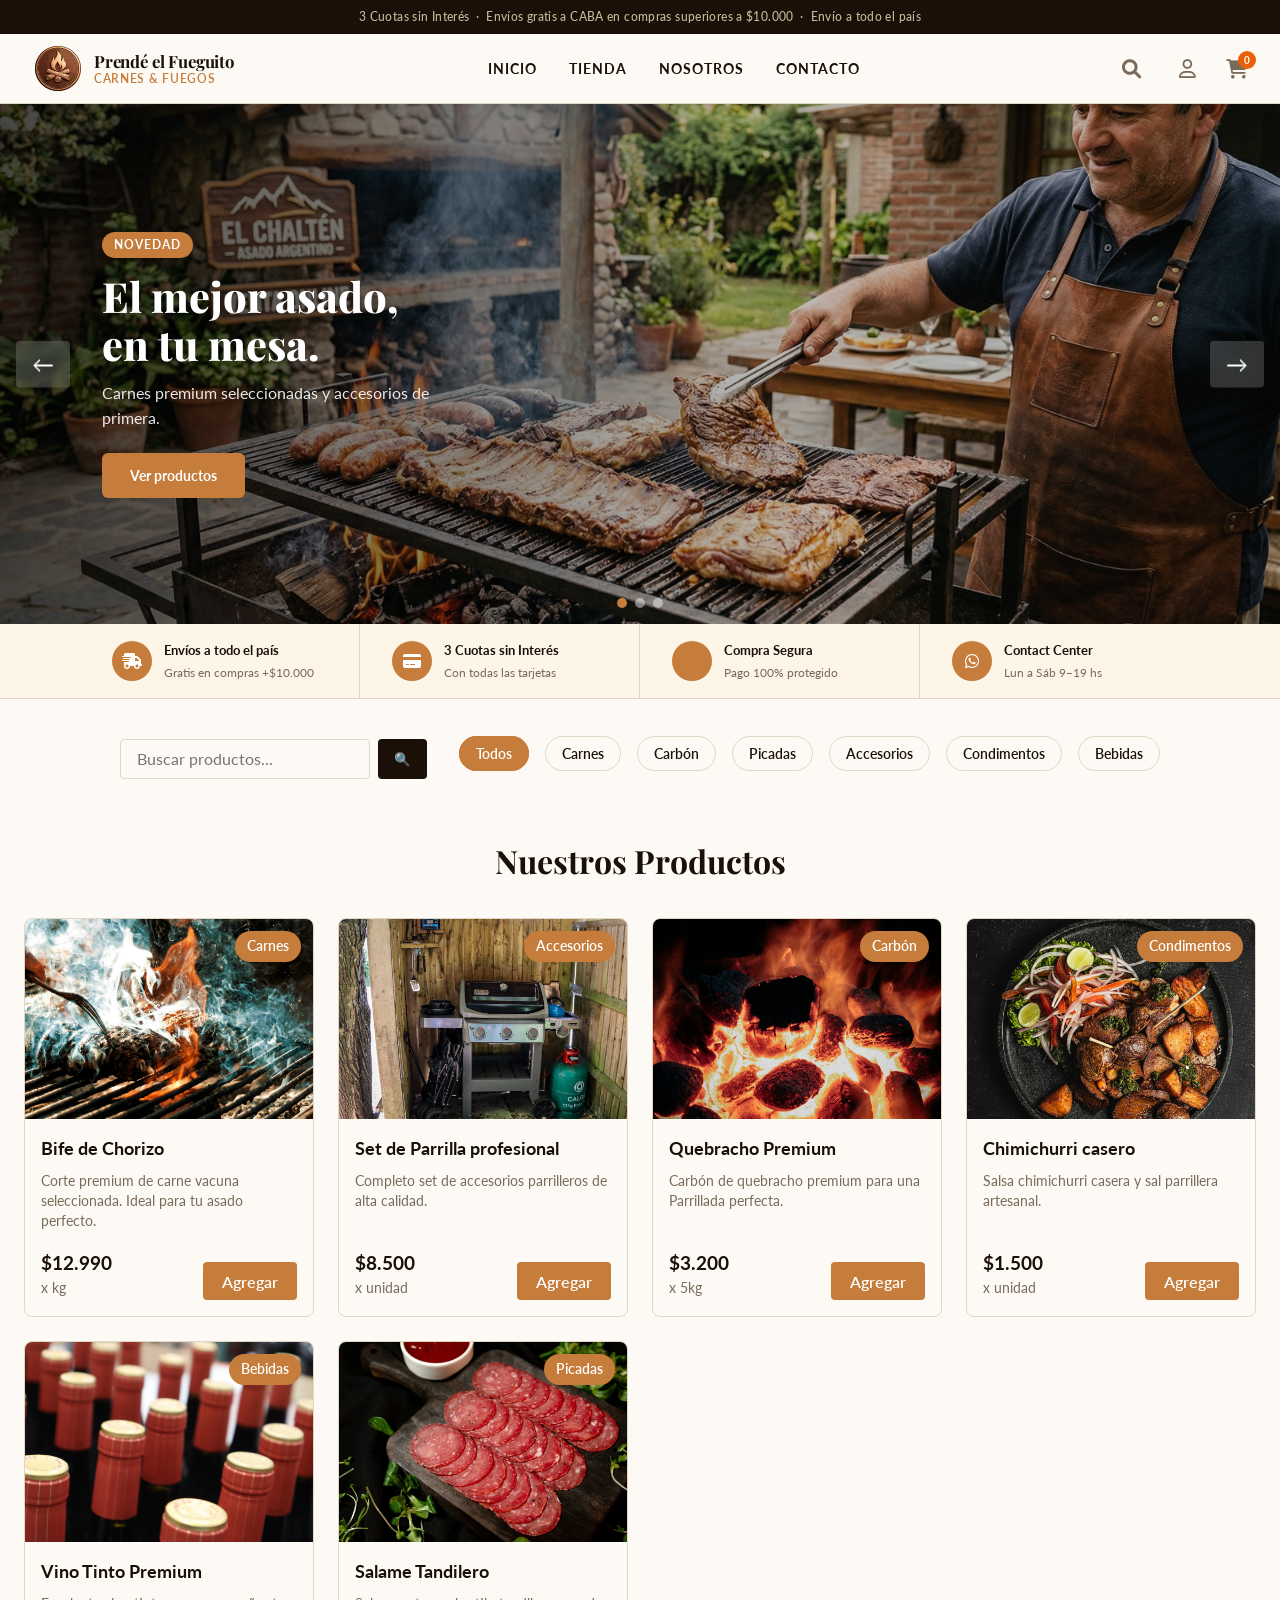
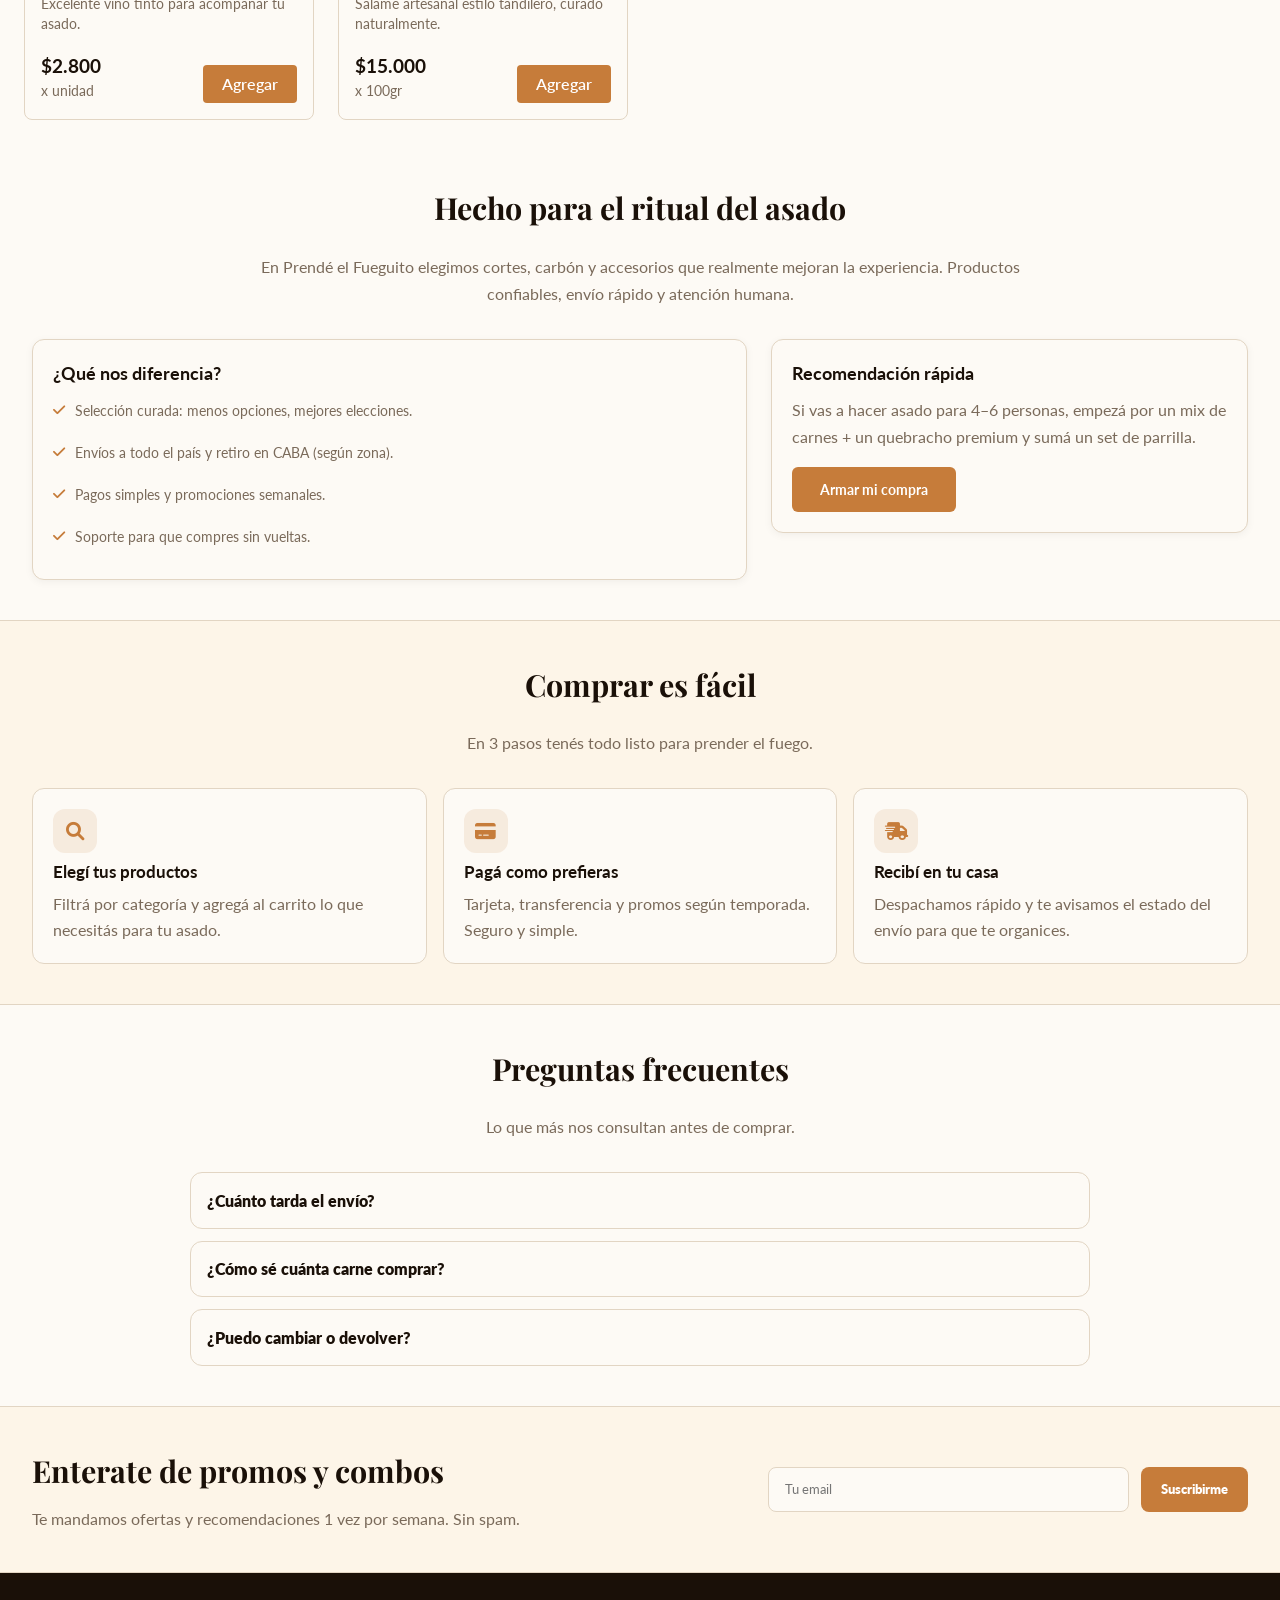
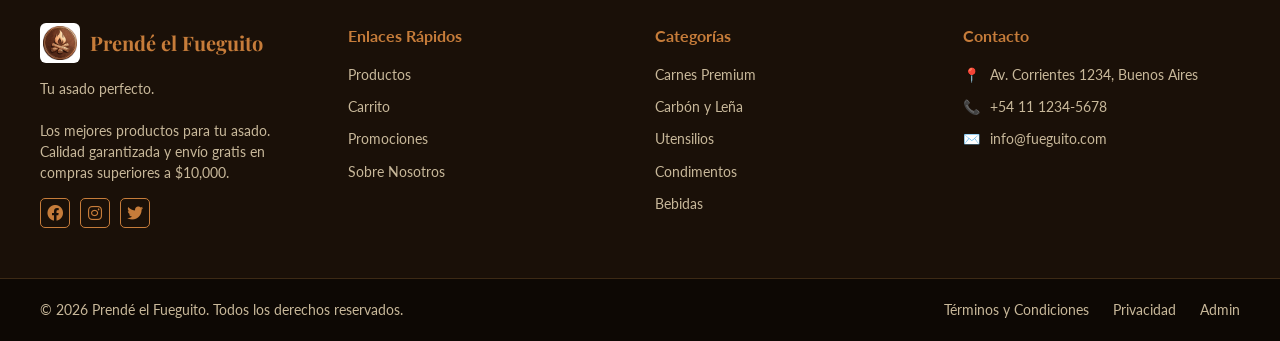
<file: index_header_nuevo_v2.html>
<!DOCTYPE html>
<html lang="es">
<head>
  <meta charset="UTF-8">
  <meta name="viewport" content="width=device-width, initial-scale=1.0">
  <title>Prendé el Fueguito</title>
  <link rel="stylesheet" href="styles/styles.css">
  <link rel="stylesheet" href="https://cdnjs.cloudflare.com/ajax/libs/font-awesome/6.0.0/css/all.min.css">
  <meta name="description" content="Tienda online de productos para asado argentino. Carnes, accesorios, carbón y más.">
  <style>
    /* --- Navegación Central --- */
.main-nav {
  display: flex;
  gap: 2rem;
}

.main-nav a {
  text-decoration: none;
  color: var(--secondary-color);
  font-weight: 700;
  font-size: 0.9rem;
  letter-spacing: 1px;
  transition: color 0.3s;
}



.main-nav a:hover {
  color: var(--primary-color);
}

/* --- Buscador Animado --- */
.search-container {
  display: flex;
  align-items: center;
  position: relative;
}

.search-input {
  width: 0;
  padding: 0;
  border: none;
  outline: none;
  background: var(--light-bg);
  border-bottom: 2px solid var(--primary-color);
  transition: width 0.4s cubic-bezier(0.4, 0, 0.2, 1), padding 0.4s;
  font-family: inherit;
}

/* Clase que se activará con JS */
.search-container.active .search-input {
  width: 200px;
  padding: 5px 10px;
  margin-right: 10px;
}

.search-btn {
  background: none;
  border: none;
  cursor: pointer;
  font-size: 1.2rem;
  color: var(--primary-color);
  transition: transform 0.3s;
}

.search-btn:hover {
  color: var(--primary-color);
  transform: scale(1.1);
}

/* --- Responsive y Hamburguesa --- */
.menu-toggle {
  display: none; /* Oculto en desktop */
  background: none;
  border: none;
  font-size: 1.5rem;
  cursor: pointer;
}

/* --- Navegación Mobile (Sin acordeón) --- */
.mobile-nav {
  display: none; /* Cambia de golpe al activarse */
  flex-direction: column;
  background-color: var(--light-bg); /* Respetamos tu color crema */
  border-top: 1px solid var(--border-color);
  padding: 1.5rem 0;
  text-align: center;
  gap: 1.2rem;
}

.mobile-nav.active {
  display: flex; /* Aparece instantáneamente */
}

.mobile-nav a {
  font-weight: 700;
  text-decoration: none;
  font-size: 1.1rem;
  letter-spacing: 1px;
}

/* --- Lupa y Acciones (Colores unificados) --- */
.search-btn, .menu-toggle {
  background: none;
  border: none;
  cursor: pointer;
  font-size: 1.2rem; /* igual que el resto de íconos del header */
  color: var(--gray); /* Mismo color que los íconos del header (carrito/login) */
  padding: 8px;
}

.search-btn:hover, .menu-toggle:hover {
  color: var(--primary-color); /* El color cobre que usas en hover */
}

/* Display correcto: lupa siempre visible, hamburguesa solo en mobile */
.search-btn {
  display: flex;
  align-items: center;
  justify-content: center;
}

.menu-toggle {
  display: none; /* Oculto en desktop */
  align-items: center;
  justify-content: center;
}

/* --- Secciones de contenido (relleno) --- */
.content-section {
  max-width: 1400px;
  margin: 0 auto;
  padding: 2.5rem 2rem;
}

.content-section.alt {
  background: #FDF5E8;
  border-top: 1px solid var(--border-color);
  border-bottom: 1px solid var(--border-color);
}

.section-title {
  font-family: 'Playfair Display', serif;
  color: var(--secondary-color);
  font-size: 1.9rem;
  text-align: center;
  margin-bottom: 1.25rem;
}

.section-subtitle {
  text-align: center;
  color: var(--gray);
  max-width: 820px;
  margin: 0 auto 2rem;
  line-height: 1.7;
}

.info-split {
  display: grid;
  grid-template-columns: 1.2fr 0.8fr;
  gap: 1.5rem;
  align-items: start;
}

.info-card {
  background: var(--white);
  border: 1px solid var(--border-color);
  border-radius: 12px;
  padding: 1.25rem;
  box-shadow: 0 2px 8px rgba(0,0,0,0.05);
}

.info-card h3 {
  margin-bottom: 0.5rem;
  color: var(--secondary-color);
  font-size: 1.1rem;
}

.bullets {
  display: grid;
  gap: 0.6rem;
  margin-top: 0.75rem;
}

.bullets li {
  display: flex;
  gap: 0.6rem;
  align-items: flex-start;
  color: var(--gray);
  line-height: 1.6;
}

.bullets i { color: var(--primary-color); margin-top: 0.15rem; }

.cards-grid {
  display: grid;
  grid-template-columns: repeat(3, 1fr);
  gap: 1rem;
}

.mini-card {
  background: var(--white);
  border: 1px solid var(--border-color);
  border-radius: 12px;
  padding: 1.25rem;
  display: grid;
  gap: 0.35rem;
}

.mini-card .icon {
  width: 44px;
  height: 44px;
  border-radius: 12px;
  background: rgba(198,124,58,0.12);
  display: flex;
  align-items: center;
  justify-content: center;
  color: var(--primary-color);
  font-size: 1.15rem;
}

.mini-card h3 { color: var(--secondary-color); font-size: 1.05rem; }
.mini-card p  { color: var(--gray); line-height: 1.6; }

.faq {
  max-width: 900px;
  margin: 0 auto;
  display: grid;
  gap: 0.75rem;
}

.faq details {
  background: var(--white);
  border: 1px solid var(--border-color);
  border-radius: 12px;
  padding: 0.9rem 1rem;
}

.faq summary {
  cursor: pointer;
  font-weight: 800;
  color: var(--secondary-color);
  list-style: none;
}

.faq summary::-webkit-details-marker { display: none; }
.faq details p { margin-top: 0.75rem; color: var(--gray); line-height: 1.7; }

.newsletter {
  display: grid;
  gap: 1rem;
  align-items: center;
  grid-template-columns: 1.2fr 0.8fr;
}

.newsletter-form {
  display: flex;
  gap: 0.75rem;
  flex-wrap: wrap;
}

.newsletter-form input {
  flex: 1;
  min-width: 220px;
  border: 1px solid var(--border-color);
  border-radius: 8px;
  padding: 0.85rem 1rem;
  background: var(--white);
}

.newsletter-form button {
  background: var(--primary-color);
  color: #fff;
  border-radius: 8px;
  padding: 0.85rem 1.25rem;
  font-weight: 800;
}

.newsletter-form button:hover { background: var(--primary-dark); }

@media (max-width: 900px) {
  .info-split { grid-template-columns: 1fr; }
  .cards-grid { grid-template-columns: 1fr; }
  .newsletter { grid-template-columns: 1fr; }
}

@media (max-width: 768px) {
  .search-input {
    display: none; /* en mobile usamos barra debajo del header */
  }
}

/* En desktop mantenemos tu animación original */
@media (min-width: 769px) {
  .search-input {
    width: 0;
    padding: 0;
    border: none;
    transition: width 0.4s, padding 0.4s;
    background: transparent;
    border-bottom: 2px solid var(--primary-color);
  }
  .search-container.active .search-input {
    width: 180px;
    padding: 5px 10px;
  }
}

@media (max-width: 900px) {
  .main-nav {
    display: none; /* Ocultamos el menú central en mobile */
  }

  .menu-toggle {
    display: flex; /* Mostramos hamburguesa */
  }

  .desktop-only {
    display: none;
  }
  
  .header-top {
    justify-content: space-between;
  }
}

/* Barra de buscador deslizable (solo mobile) */
.search-bar-mobile {
  display: none;
  border-top: 1px solid var(--border-color);
  background: var(--light-bg);
  overflow: hidden;
  max-height: 0;
  transition: max-height 0.25s ease;
}

.search-bar-mobile.active {
  max-height: 68px;
}

.search-bar-mobile-inner {
  max-width: 1400px;
  margin: 0 auto;
  padding: 10px 16px 12px;
}

.search-bar-mobile input {
  width: 100%;
  border: none;
  border-bottom: 2px solid var(--primary-color);
  background: transparent;
  color: var(--secondary-color);
  font-family: inherit;
  padding: 10px 0;
  outline: none;
}

@media (max-width: 768px) {
  .search-bar-mobile {
    display: block;
  }
}
  </style>
</head>
<body>

  <!-- TOPBAR -->
  <div class="topbar">
    3 Cuotas sin Interés &nbsp;·&nbsp; Envíos gratis a CABA en compras superiores a $10.000 &nbsp;·&nbsp; Envío a todo el país
  </div>

  <!-- HEADER -->
<header class="header">
  <div class="header-top">
    <a href="index.html" class="logo">
      <img src="img/fuego.png" alt="Logo">
      <div class="logo-text">
        <span class="title">Prendé el Fueguito</span>
        <span class="subtitle">Carnes & Fuegos</span>
      </div>
    </a>

    <nav class="main-nav">
      <a href="index.html">INICIO</a>
      <a href="index.html#productos">TIENDA</a> 
      <a href="login.html">NOSOTROS</a>
      <a href="#contacto">CONTACTO</a>
    </nav>

    <div class="header-actions">
      <div class="search-container">
        <input type="text" class="search-input" placeholder="¿Qué buscás?">
        <button class="search-btn" id="btn-buscar">
          <i class="fa-solid fa-magnifying-glass"></i>
        </button>
      </div>

      <a href="login.html" class="action-item desktop-only">
        <i class="fa-regular fa-user"></i>
      </a>

      <a href="carrito.html" class="action-item carrito-wrapper">
        <i class="fa-solid fa-cart-shopping"></i>
        <span class="carrito-count">0</span>
      </a>

      <button class="menu-toggle" id="menu-toggle">
        <i class="fa-solid fa-bars"></i>
      </button>
    </div>
  </div>

  <nav class="mobile-nav" id="mobile-nav">
    <a href="index.html">INICIO</a>
    <a href="index.html#productos">TIENDA</a>
    <a href="login.html">NOSOTROS</a>
    <a href="#contacto">CONTACTO</a>
  </nav>

  <!-- Buscador deslizable en mobile (debajo del header) -->
  <div class="search-bar-mobile" id="search-bar-mobile" aria-hidden="true">
    <div class="search-bar-mobile-inner">
      <input type="text" id="search-bar-mobile-input" placeholder="¿Qué buscás?">
    </div>
  </div>
</header>

  <main>
    <!-- CAROUSEL -->
    <section id="banner-inicio">
      <div class="carousel" id="carousel">
        <div class="carousel-slide active">
          <img src="img/carrousel1.jpeg" alt="Banner 1">
          <div class="carousel-overlay">
            <div class="carousel-text">
              <span class="badge">Novedad</span>
              <h1>El mejor asado,<br>en tu mesa.</h1>
              <p>Carnes premium seleccionadas y accesorios de primera.</p>
              <a href="#productos" class="btn-primary">Ver productos</a>
            </div>
          </div>
        </div>
        <div class="carousel-slide">
          <img src="img/carrousel2.jpeg" alt="Banner 2">
          <div class="carousel-overlay">
            <div class="carousel-text">
              <span class="badge">Oferta especial</span>
              <h1>Quebracho Premium<br>al mejor precio.</h1>
              <p>El carbón que marca la diferencia.</p>
              <a href="#carbon" class="btn-primary">Ver carbón</a>
            </div>
          </div>
        </div>
        <div class="carousel-slide">
          <img src="img/carrousel3.jpeg" alt="Banner 3">
          <div class="carousel-overlay">
            <div class="carousel-text">
              <span class="badge">Delivery express</span>
              <h1>Picadas &amp; vinos<br>para compartir.</h1>
              <p>Salames artesanales, quesos y los mejores vinos.</p>
              <a href="#picadas" class="btn-primary">Armar picada</a>
            </div>
          </div>
        </div>
        <button class="carousel-btn prev" onclick="moverCarousel(-1)">&#8592;</button>
        <button class="carousel-btn next" onclick="moverCarousel(1)">&#8594;</button>
        <div class="carousel-dots" id="carousel-dots">
          <span class="active" onclick="irASlide(0)"></span>
          <span onclick="irASlide(1)"></span>
          <span onclick="irASlide(2)"></span>
        </div>
      </div>
    </section>

    <!-- INFO BADGES -->
    <div class="info-badges">
      <div class="badge-item">
        <div class="badge-icon"><i class="fa-solid fa-truck-fast"></i></div>
        <div><h4>Envíos a todo el país</h4><p>Gratis en compras +$10.000</p></div>
      </div>
      <div class="badge-item">
        <div class="badge-icon"><i class="fa-solid fa-credit-card"></i></div>
        <div><h4>3 Cuotas sin Interés</h4><p>Con todas las tarjetas</p></div>
      </div>
      <div class="badge-item">
        <div class="badge-icon"><i class="fa-solid fa-shield-halved"></i></div>
        <div><h4>Compra Segura</h4><p>Pago 100% protegido</p></div>
      </div>
      <div class="badge-item">
        <div class="badge-icon"><i class="fa-brands fa-whatsapp"></i></div>
        <div><h4>Contact Center</h4><p>Lun a Sáb 9–19 hs</p></div>
      </div>
    </div>

    <!-- FILTROS -->
    <section id="filters">
      <div class="filters-desktop">
        <div class="buscador">
          <input type="text" placeholder="Buscar productos...">
          <button type="button">🔍</button>
        </div>
        <nav class="filters-nav">
          <ul>
            <li><a href="#todos" class="active">Todos</a></li>
            <li><a href="#carnes">Carnes</a></li>
            <li><a href="#carbon">Carbón</a></li>
            <li><a href="#picadas">Picadas</a></li>
            <li><a href="#accesorios">Accesorios</a></li>
            <li><a href="#condimentos">Condimentos</a></li>
            <li><a href="#bebidas">Bebidas</a></li>
          </ul>
        </nav>
      </div>
      <div class="filters-mobile">
        <div class="buscador">
          <input type="text" placeholder="Buscar...">
        </div>
        <button class="btn-filtros" type="button">☰</button>
      </div>
    </section>

    <!-- PRODUCTOS -->
    <section id="productos">
      <h2>Nuestros Productos</h2>
      <div class="productos-grid">
        <a href="articulo.html">
          <article class="producto-card">
            <div class="producto-imagen">
              <img src="img/carne.jpg" alt="Bife de Chorizo">
              <span class="categoria">Carnes</span>
            </div>
            <div class="producto-info">
              <h3>Bife de Chorizo</h3>
              <p class="descripcion">Corte premium de carne vacuna seleccionada. Ideal para tu asado perfecto.</p>
              <div class="producto-footer">
                <div class="precio-wrapper">
                  <span class="precio">$12.990</span>
                  <span class="unidad-medida">x kg</span>
                </div>
                <button class="btn-agregar">Agregar</button>
              </div>
            </div>
          </article>
        </a>

        <article class="producto-card">
          <div class="producto-imagen">
            <img src="img/set_parrilla.jpg" alt="Set de Parrilla">
            <span class="categoria">Accesorios</span>
          </div>
          <div class="producto-info">
            <h3>Set de Parrilla profesional</h3>
            <p class="descripcion">Completo set de accesorios parrilleros de alta calidad.</p>
            <div class="producto-footer">
              <div class="precio-wrapper">
                <span class="precio">$8.500</span>
                <span class="unidad-medida">x unidad</span>
              </div>
              <button class="btn-agregar">Agregar</button>
            </div>
          </div>
        </article>

        <article class="producto-card">
          <div class="producto-imagen">
            <img src="img/carbon.jpg" alt="Carbón de Quebracho">
            <span class="categoria">Carbón</span>
          </div>
          <div class="producto-info">
            <h3>Quebracho Premium</h3>
            <p class="descripcion">Carbón de quebracho premium para una Parrillada perfecta.</p>
            <div class="producto-footer">
              <div class="precio-wrapper">
                <span class="precio">$3.200</span>
                <span class="unidad-medida">x 5kg</span>
              </div>
              <button class="btn-agregar">Agregar</button>
            </div>
          </div>
        </article>

        <article class="producto-card">
          <div class="producto-imagen">
            <img src="img/chimi.jpg" alt="Chimichurri">
            <span class="categoria">Condimentos</span>
          </div>
          <div class="producto-info">
            <h3>Chimichurri casero</h3>
            <p class="descripcion">Salsa chimichurri casera y sal parrillera artesanal.</p>
            <div class="producto-footer">
              <div class="precio-wrapper">
                <span class="precio">$1.500</span>
                <span class="unidad-medida">x unidad</span>
              </div>
              <button class="btn-agregar">Agregar</button>
            </div>
          </div>
        </article>

        <article class="producto-card">
          <div class="producto-imagen">
            <img src="img/vino.jpg" alt="Vino">
            <span class="categoria">Bebidas</span>
          </div>
          <div class="producto-info">
            <h3>Vino Tinto Premium</h3>
            <p class="descripcion">Excelente vino tinto para acompañar tu asado.</p>
            <div class="producto-footer">
              <div class="precio-wrapper">
                <span class="precio">$2.800</span>
                <span class="unidad-medida">x unidad</span>
              </div>
              <button class="btn-agregar">Agregar</button>
            </div>
          </div>
        </article>

        <article class="producto-card">
          <div class="producto-imagen">
            <img src="img/salame_tandilero.jpg" alt="Salame Tandilero">
            <span class="categoria">Picadas</span>
          </div>
          <div class="producto-info">
            <h3>Salame Tandilero</h3>
            <p class="descripcion">Salame artesanal estilo tandilero, curado naturalmente.</p>
            <div class="producto-footer">
              <div class="precio-wrapper">
                <span class="precio">$15.000</span>
                <span class="unidad-medida">x 100gr</span>
              </div>
              <button class="btn-agregar">Agregar</button>
            </div>
          </div>
        </article>
      </div>
    </section>

    <!-- SOBRE LA MARCA -->
    <section class="content-section">
      <h2 class="section-title">Hecho para el ritual del asado</h2>
      <p class="section-subtitle">
        En Prendé el Fueguito elegimos cortes, carbón y accesorios que realmente mejoran la experiencia. Productos confiables, envío rápido y atención humana.
      </p>

      <div class="info-split">
        <div class="info-card">
          <h3>¿Qué nos diferencia?</h3>
          <ul class="bullets">
            <li><i class="fa-solid fa-check"></i><span>Selección curada: menos opciones, mejores elecciones.</span></li>
            <li><i class="fa-solid fa-check"></i><span>Envíos a todo el país y retiro en CABA (según zona).</span></li>
            <li><i class="fa-solid fa-check"></i><span>Pagos simples y promociones semanales.</span></li>
            <li><i class="fa-solid fa-check"></i><span>Soporte para que compres sin vueltas.</span></li>
          </ul>
        </div>

        <div class="info-card">
          <h3>Recomendación rápida</h3>
          <p style="color: var(--gray); line-height: 1.7; margin-bottom: 1rem;">
            Si vas a hacer asado para 4–6 personas, empezá por un mix de carnes + un quebracho premium y sumá un set de parrilla.
          </p>
          <a class="btn-primary" href="#productos">Armar mi compra</a>
        </div>
      </div>
    </section>

    <!-- CÓMO COMPRAR -->
    <section class="content-section alt">
      <h2 class="section-title">Comprar es fácil</h2>
      <p class="section-subtitle">En 3 pasos tenés todo listo para prender el fuego.</p>

      <div class="cards-grid">
        <article class="mini-card">
          <div class="icon"><i class="fa-solid fa-magnifying-glass"></i></div>
          <h3>Elegí tus productos</h3>
          <p>Filtrá por categoría y agregá al carrito lo que necesitás para tu asado.</p>
        </article>
        <article class="mini-card">
          <div class="icon"><i class="fa-solid fa-credit-card"></i></div>
          <h3>Pagá como prefieras</h3>
          <p>Tarjeta, transferencia y promos según temporada. Seguro y simple.</p>
        </article>
        <article class="mini-card">
          <div class="icon"><i class="fa-solid fa-truck-fast"></i></div>
          <h3>Recibí en tu casa</h3>
          <p>Despachamos rápido y te avisamos el estado del envío para que te organices.</p>
        </article>
      </div>
    </section>

    <!-- FAQ -->
    <section class="content-section" id="faq">
      <h2 class="section-title">Preguntas frecuentes</h2>
      <p class="section-subtitle">Lo que más nos consultan antes de comprar.</p>

      <div class="faq">
        <details>
          <summary>¿Cuánto tarda el envío?</summary>
          <p>Depende de la zona. En CABA y GBA suele demorar 24–72 hs hábiles. Al interior, entre 3 y 7 días hábiles.</p>
        </details>
        <details>
          <summary>¿Cómo sé cuánta carne comprar?</summary>
          <p>Como regla rápida: 400–600 g por persona (depende si hay achuras, ensaladas y picada previa). Si querés, combiná 2–3 cortes.</p>
        </details>
        <details>
          <summary>¿Puedo cambiar o devolver?</summary>
          <p>Sí. Si tuviste un problema con el pedido, escribinos y lo resolvemos. En productos alimenticios aplican condiciones según el caso.</p>
        </details>
      </div>
    </section>

    <!-- NEWSLETTER -->
    <section class="content-section alt">
      <div class="newsletter">
        <div>
          <h2 class="section-title" style="text-align:left; margin-bottom:0.6rem;">Enterate de promos y combos</h2>
          <p class="section-subtitle" style="text-align:left; margin:0;">
            Te mandamos ofertas y recomendaciones 1 vez por semana. Sin spam.
          </p>
        </div>
        <form class="newsletter-form" onsubmit="event.preventDefault(); alert('¡Gracias! Te vamos a avisar las promos.');">
          <input type="email" required placeholder="Tu email">
          <button type="submit">Suscribirme</button>
        </form>
      </div>
    </section>

    <!-- FOOTER MAIN -->
    <section class="footer-main">
      <div class="footer-container">
        <div>
          <div class="footer-logo">
            <img src="img/fuego.png" alt="Prendé el Fueguito">
            <span>Prendé el Fueguito</span>
          </div>
          <div class="footer-text">
            Tu asado perfecto.<br><br>
            Los mejores productos para tu asado. Calidad garantizada y envío gratis en compras superiores a $10,000.
          </div>
          <div class="social-icons">
            <i class="fa-brands fa-facebook"></i>
            <i class="fa-brands fa-instagram"></i>
            <i class="fa-brands fa-twitter"></i>
          </div>
        </div>
        <div>
          <h4>Enlaces Rápidos</h4>
          <ul>
            <li>Productos</li>
            <li>Carrito</li>
            <li>Promociones</li>
            <li>Sobre Nosotros</li>
          </ul>
        </div>
        <div>
          <h4>Categorías</h4>
          <ul>
            <li>Carnes Premium</li>
            <li>Carbón y Leña</li>
            <li>Utensilios</li>
            <li>Condimentos</li>
            <li>Bebidas</li>
          </ul>
        </div>
        <div>
          <h4>Contacto</h4>
          <div class="contact-item"><span>📍</span> Av. Corrientes 1234, Buenos Aires</div>
          <div class="contact-item"><span>📞</span> +54 11 1234-5678</div>
          <div class="contact-item"><span>✉️</span> info@fueguito.com</div>
        </div>
      </div>
    </section>
  </main>

  <footer class="footer-bottom">
    <div class="footer-bottom-container">
      <div class="left">© 2026 Prendé el Fueguito. Todos los derechos reservados.</div>
      <div class="right">
        <a href="#">Términos y Condiciones</a>
        <a href="#">Privacidad</a>
        <a href="panel_admin.html">Admin</a>
      </div>
    </div>
  </footer>

  <script>
    let slideActual = 0;
    const slides = document.querySelectorAll('.carousel-slide');
    const dots   = document.querySelectorAll('#carousel-dots span');
    let autoplayInterval = iniciarAutoplay();

    function mostrarSlide(n) {
      slides[slideActual].classList.remove('active');
      dots[slideActual].classList.remove('active');
      slideActual = (n + slides.length) % slides.length;
      slides[slideActual].classList.add('active');
      dots[slideActual].classList.add('active');
    }
    function moverCarousel(dir) {
      clearInterval(autoplayInterval);
      mostrarSlide(slideActual + dir);
      autoplayInterval = iniciarAutoplay();
    }
    function irASlide(n) {
      clearInterval(autoplayInterval);
      mostrarSlide(n);
      autoplayInterval = iniciarAutoplay();
    }
    function iniciarAutoplay() {
      return setInterval(() => mostrarSlide(slideActual + 1), 5000);
    }

document.addEventListener('DOMContentLoaded', () => {
    const btnBuscar = document.getElementById('btn-buscar');
    const searchContainer = document.querySelector('.search-container');
    const menuToggle = document.getElementById('menu-toggle');
    const mobileNav = document.getElementById('mobile-nav');
    const searchInput = searchContainer.querySelector('.search-input');
    const searchBarMobile = document.getElementById('search-bar-mobile');
    const searchBarMobileInput = document.getElementById('search-bar-mobile-input');

    // Lógica del Buscador
    function isMobile() {
        return window.matchMedia && window.matchMedia('(max-width: 768px)').matches;
    }

    function openMobileSearch() {
        if (!searchBarMobile) return;
        searchBarMobile.classList.add('active');
        searchBarMobile.setAttribute('aria-hidden', 'false');
        if (mobileNav.classList.contains('active')) {
            mobileNav.classList.remove('active');
            const icon = menuToggle.querySelector('i');
            icon.classList.replace('fa-xmark', 'fa-bars');
        }
        setTimeout(() => searchBarMobileInput && searchBarMobileInput.focus(), 0);
    }

    function closeMobileSearch() {
        if (!searchBarMobile) return;
        searchBarMobile.classList.remove('active');
        searchBarMobile.setAttribute('aria-hidden', 'true');
    }

    btnBuscar.addEventListener('click', (e) => {
        if (isMobile()) {
            e.preventDefault();
            if (searchBarMobile.classList.contains('active')) closeMobileSearch();
            else openMobileSearch();
            return;
        }

        if (!searchContainer.classList.contains('active')) {
            e.preventDefault();
            searchContainer.classList.add('active');
            searchInput.focus();
        } else {
            if (searchInput.value.trim() === "") {
                searchContainer.classList.remove('active');
            }
        }
    });

    // Lógica del Menú Hamburguesa (Cambio de golpe)
    menuToggle.addEventListener('click', () => {
        mobileNav.classList.toggle('active');
        
        // Cambiar icono: barras <-> equis
        const icon = menuToggle.querySelector('i');
        if (mobileNav.classList.contains('active')) {
            icon.classList.replace('fa-bars', 'fa-xmark');
        } else {
            icon.classList.replace('fa-xmark', 'fa-bars');
        }
    });

    // Cerrar buscador si el usuario hace clic fuera del área
    document.addEventListener('mousedown', (e) => {
        if (isMobile() && searchBarMobile && searchBarMobile.classList.contains('active')) {
            const clickedInside =
                searchBarMobile.contains(e.target) ||
                btnBuscar.contains(e.target) ||
                searchContainer.contains(e.target);
            if (!clickedInside) closeMobileSearch();
            return;
        }

        if (searchContainer.classList.contains('active') && !searchContainer.contains(e.target)) {
            searchContainer.classList.remove('active');
        }
    });
});
  </script>
</body>
</html>
</file>
<file: styles/styles.css>
/* =============================================
   PRENDÉ EL FUEGUITO — PALETA NUEVA
   Paralelo a styles.css, no reemplaza nada.
   Para usar: cambiar el <link> en cada HTML
   de "styles/styles.css" a "styles/styles-fueguito.css"
   ============================================= */

@import url('https://fonts.googleapis.com/css2?family=Playfair+Display:wght@700&family=Lato:wght@400;600;700&display=swap');

*, *::before, *::after {
  margin: 0;
  padding: 0;
  box-sizing: border-box;
}

/* ---- VARIABLES ---- */
:root {
  --primary-color:   #C67C3A;   /* cobre — reemplaza el rojo */
  --primary-dark:    #A0522D;   /* cobre oscuro — hover */
  --secondary-color: #1A1008;   /* negro cálido — reemplaza navy */
  --accent-color:    #E8600A;   /* naranja fuego */
  --light-bg:        #FDFAF5;   /* crema muy suave */
  --dark-text:       #1A1008;
  --white:           #FDFAF5;
  --gray:            #7A6A5A;
  --border-color:    #E2D5C3;
  --header-height:   80px;      /* fallback; JS lo calcula al cargar */
  --dorado:    #e8a93a;
}

/* ---- BASE ---- */
body {
  font-family: 'Lato', 'Segoe UI', sans-serif;
  line-height: 1.6;
  color: var(--dark-text);
  background-color: var(--white);
}

a            { text-decoration: none; color: inherit; }
ul           { list-style: none; }
img          { max-width: 100%; height: auto; display: block; }
button       { cursor: pointer; border: none; font-family: inherit; }
input        { font-family: inherit; }

  /* ══════════════════════════════════════════
       TOPBAR
    ══════════════════════════════════════════ */
    .topbar {
      background-color: #1A1008;
      color: #C8B89A;
      text-align: center;
      font-size: 0.78rem;
      padding: 7px 16px;
      letter-spacing: 0.03em;
      font-weight: 500;
    }

    /* ══════════════════════════════════════════
       HEADER
    ══════════════════════════════════════════ */
    .header {
      background: #FDFAF5;
      border-bottom: 1px solid #E2D5C3;
      position: sticky;
      top: 0;
      z-index: 1000;
      box-shadow: 0 2px 8px rgba(0,0,0,0.07);
    }

    .header-top {
      display: flex;
      align-items: center;
      justify-content: space-between;
      gap: 16px;
      padding: 12px 32px;
      max-width: 1400px;
      margin: 0 auto;
    }

    .logo {
      display: flex;
      align-items: center;
      gap: 10px;
      text-decoration: none;
      flex-shrink: 0;
    }
    .logo img { width: 52px; height: 52px; object-fit: contain; }
    .logo-text { display: flex; flex-direction: column; line-height: 1.2; }
    .logo-text .title {
      font-family: 'Playfair Display', serif;
      font-size: 1.05rem;
      font-weight: 700;
      color: #1A1008;
      letter-spacing: -0.01em;
    }
    .logo-text .subtitle {
      font-size: 0.72rem;
      color: #C67C3A;
      font-weight: 600;
      letter-spacing: 0.06em;
      text-transform: uppercase;
    }

    .buscador-header {
      display: flex;
      align-items: center;
      flex: 1;
      max-width: 480px;
      border: 1.5px solid #E2D5C3;
      border-radius: 8px;
      overflow: hidden;
      background: #FDFAF5;
    }
    .buscador-header input {
      flex: 1;
      border: none;
      background: transparent;
      padding: 9px 14px;
      font-size: 0.88rem;
      outline: none;
      color: #1A1008;
    }
    .buscador-header input::placeholder { color: #A89070; }
    .buscador-header button {
      border: none;
      background: #C67C3A;
      color: #fff;
      padding: 9px 14px;
      cursor: pointer;
      font-size: 0.9rem;
      transition: background 0.2s;
    }
    .buscador-header button:hover { background: #A0522D; }

    .header-actions { display: flex; align-items: center; gap: 20px; }
    .header-actions a {
      display: flex;
      flex-direction: column;
      align-items: center;
      gap: 2px;
      text-decoration: none;
      color: #1A1008;
      font-size: 0.72rem;
      font-weight: 600;
      transition: color 0.2s;
    }
    .header-actions a:hover { color: #C67C3A; }
    .header-actions a i { font-size: 1.2rem; color: #7A6A5A; }
    .header-actions a:hover i { color: #C67C3A; }

    .carrito-wrapper { position: relative; }
    .carrito-count {
      position: absolute;
      top: -8px; right: -8px;
      background: #E8600A;
      color: #fff;
      border-radius: 50%;
      font-size: 0.65rem;
      font-weight: 700;
      min-width: 18px; height: 18px;
      display: flex;
      align-items: center;
      justify-content: center;
      padding: 0 3px;
    }

 /* ══════════════════════════════════════════
       INFO BADGES - INDEX
    ══════════════════════════════════════════ */
    .info-badges {
      display: flex;
      justify-content: center;
      background: #FDF5E8;
      border-bottom: 1px solid #E2D5C3;
    }
    .badge-item {
      display: flex;
      align-items: center;
      gap: 12px;
      padding: 16px 32px;
      border-right: 1px solid #E2D5C3;
      flex: 1;
      max-width: 280px;
    }
    .badge-item:last-child { border-right: none; }
    .badge-icon {
      width: 40px; height: 40px;
      background: #C67C3A;
      border-radius: 50%;
      display: flex;
      align-items: center;
      justify-content: center;
      flex-shrink: 0;
    }
    .badge-icon i { color: #fff; font-size: 1rem; }
    .badge-item h4 { margin: 0 0 2px; font-size: 0.82rem; font-weight: 700; color: #1A1008; }
    .badge-item p  { margin: 0; font-size: 0.73rem; color: #7A6A5A; }

/* ══════════════════════════════════════════
       CAROUSEL
    ══════════════════════════════════════════ */
    .carousel { position: relative; overflow: hidden; background: #111; }
    .carousel-slide { display: none; position: relative; }
    .carousel-slide.active { display: block; }
    .carousel-slide img { width: 100%; height: 520px; object-fit: cover; display: block; opacity: 0.75; }

    .carousel-overlay {
      position: absolute;
      inset: 0;
      display: flex;
      align-items: center;
      padding: 0;
      background: linear-gradient(to right, rgba(0,0,0,0.62) 0%, transparent 65%);
    }
    .carousel-container {
      width: 100%;
      max-width: 1400px;
      margin: 0 auto;
      padding: 0 32px;
    }
    .carousel-text { color: #fff; max-width: 480px; padding-left: 8%; }
    .carousel-text .badge {
      display: inline-block;
      background: #C67C3A;
      color: #fff;
      font-size: 0.72rem;
      font-weight: 700;
      letter-spacing: 0.08em;
      text-transform: uppercase;
      padding: 4px 12px;
      border-radius: 20px;
      margin-bottom: 14px;
    }
    .carousel-text h1 {
      font-family: 'Playfair Display', serif;
      font-size: 2.6rem;
      font-weight: 800;
      line-height: 1.15;
      margin: 0 0 12px;
      text-shadow: 0 2px 12px rgba(0,0,0,0.4);
    }
    .carousel-text p { font-size: 1rem; opacity: 0.9; margin: 0 0 22px; }

    .btn-primary {
      display: inline-block;
      background: #C67C3A;
      color: #fff;
      padding: 11px 28px;
      border-radius: 6px;
      text-decoration: none;
      font-weight: 700;
      font-size: 0.9rem;
      transition: background 0.2s, transform 0.15s;
    }
    .btn-primary:hover { background: #A0522D; transform: translateY(-1px); }

    .carousel-btn {
      position: absolute;
      top: 50%;
      transform: translateY(-50%);
      background: rgba(255,255,255,0.18);
      border: none;
      color: #fff;
      font-size: 1.4rem;
      padding: 10px 16px;
      cursor: pointer;
      border-radius: 4px;
      backdrop-filter: blur(4px);
      transition: background 0.2s;
      z-index: 10;
    }
    .carousel-btn:hover { background: rgba(198,124,58,0.75); }
    .carousel-btn.prev { left: 16px; }
    .carousel-btn.next { right: 16px; }

    .carousel-dots {
      position: absolute;
      bottom: 16px;
      left: 50%;
      transform: translateX(-50%);
      display: flex;
      gap: 8px;
      z-index: 10;
    }
    .carousel-dots span {
      width: 10px; height: 10px;
      border-radius: 50%;
      background: rgba(255,255,255,0.45);
      cursor: pointer;
      transition: background 0.2s;
    }
    .carousel-dots span.active { background: #C67C3A; }
/* =============================================
   FILTERS
   ============================================= */
#filters { padding: 2.5rem 2rem 0 2rem; margin-bottom: 2rem; }

.filters-desktop {
  display: none;
  gap: 2rem;
  align-items: center;
  justify-content: center;
  max-width: 1400px;
  margin: 0 auto;
}

.filters-nav ul { display: flex; gap: 1rem; flex-wrap: wrap; justify-content: center; }

.filters-nav a {
  padding: 0.5rem 1rem;
  border-radius: 20px;
  background-color: var(--white);
  color: var(--dark-text);
  border: 1px solid var(--border-color);
  transition: all 0.3s ease;
  font-weight: 600;
}

.filters-nav a:hover,
.filters-nav a.active {
  background-color: var(--primary-color);
  color: #fff;
  border-color: var(--primary-color);
}

.buscador { display: flex; gap: 0.5rem; flex-shrink: 0; }

.buscador input {
  padding: 0.6rem 1rem;
  border: 1px solid var(--border-color);
  border-radius: 4px;
  width: 250px;
  font-size: 1rem;
  background: var(--white);
}

.buscador button {
  padding: 0.6rem 1rem;
  background-color: var(--secondary-color);
  color: var(--white);
  border-radius: 4px;
}

.filters-mobile {
  display: flex;
  gap: 1rem;
  align-items: center;
  justify-content: center;
  max-width: 1400px;
  margin: 0 auto;
}

.filters-mobile .buscador         { flex: 1; }
.filters-mobile .buscador input   { width: 100%; }

.btn-filtros {
  padding: 0.6rem 1rem;
  background-color: var(--secondary-color);
  color: var(--white);
  border-radius: 4px;
  font-size: 1.2rem;
}

/* Dropdown filtros mobile */
.filtros-dropdown-wrapper {
  position: relative;
  width: 100%;
  max-width: 320px;
  margin: 0 auto;
}

.btn-filtros-dropdown {
  width: 100%;
  display: flex;
  align-items: center;
  justify-content: space-between;
  padding: 0.7rem 1.1rem;
  background-color: var(--white);
  color: var(--dark-text);
  border: 1px solid var(--border-color);
  border-radius: 20px;
  font-size: 1rem;
  font-weight: 600;
  cursor: pointer;
  transition: border-color 0.2s, background 0.2s;
}

.btn-filtros-dropdown.abierto {
  border-color: var(--primary-color);
  background-color: var(--primary-color);
  color: #fff;
}

.chevron-icon {
  transition: transform 0.25s ease;
  font-size: 0.85rem;
}

.btn-filtros-dropdown.abierto .chevron-icon {
  transform: rotate(180deg);
}

.filtros-dropdown-menu {
  display: none;
  position: absolute;
  top: calc(100% + 6px);
  left: 0;
  right: 0;
  background: var(--white);
  border: 1px solid var(--border-color);
  border-radius: 12px;
  box-shadow: 0 6px 20px rgba(0,0,0,0.12);
  overflow: hidden;
  z-index: 100;
  list-style: none;
  padding: 0.4rem 0;
  margin: 0;
}

.filtros-dropdown-menu.open {
  display: block;
}

.filtros-dropdown-menu li a {
  display: block;
  padding: 0.7rem 1.2rem;
  color: var(--dark-text);
  font-weight: 500;
  font-size: 0.95rem;
  transition: background 0.15s, color 0.15s;
}

.filtros-dropdown-menu li a:hover {
  background-color: var(--light-bg, #f5f5f5);
  color: var(--primary-color);
}

.filtros-dropdown-menu li a.active {
  background-color: var(--primary-color);
  color: #fff;
  font-weight: 700;
}

/* =============================================
   PRODUCTOS
   ============================================= */

.section-title { font-family: 'Playfair Display', serif; font-size: 2rem; font-weight: 700; }
.section-title span { color: var(--primary-color); }

#productos {
  max-width: 1400px;
  margin: 0 auto;
  padding: 1.5rem;
}

#productos h2 {
  text-align: center;
  margin-bottom: 2rem;
  font-size: 2rem;
  font-family: 'Playfair Display', serif;
  color: var(--secondary-color);
}

.productos-grid {
  display: grid;
  grid-template-columns: repeat(2, 1fr);
  gap: 1rem;
}

.producto-card {
  background-color: var(--white);
  border: 1px solid var(--border-color);
  border-radius: 8px;
  overflow: hidden;
  transition: box-shadow 0.3s ease;
  display: flex;
  flex-direction: column;
  min-height: 100%;
}

.producto-card:hover { box-shadow: 0 4px 16px rgba(198,124,58,0.18); }

.producto-imagen          { position: relative; width: 100%; overflow: hidden; }
.producto-imagen img      { width: 100%; height: 150px; object-fit: cover; }

.producto-imagen .categoria {
  position: absolute;
  top: 0.75rem; right: 0.75rem;
  background-color: var(--primary-color);
  color: #fff;
  padding: 0.3rem 0.75rem;
  border-radius: 20px;
  font-size: 0.85rem;
  font-weight: 600;
}

.producto-info {
  padding: 0.75rem;
  display: flex;
  flex-direction: column;
  flex: 1;
}

.producto-info h3      { font-size: 1rem; margin-bottom: 0.5rem; color: var(--dark-text); }
.producto-info .descripcion { color: var(--gray); font-size: 0.9rem; margin-bottom: 1rem; line-height: 1.4; }

.producto-footer {
  display: flex;
  justify-content: space-between;
  align-items: flex-end;
  margin-top: auto;
  gap: 0.5rem;
}

.precio-wrapper  { display: flex; flex-direction: column; }
.precio          { font-size: 1rem; font-weight: 700; color: var(--secondary-color); }
.unidad-medida   { font-size: 0.85rem; color: var(--gray); }

.btn-agregar {
  padding: 0.5rem 0.75rem;
  font-size: 0.85rem;
  background-color: var(--primary-color);
  color: #fff;
  border-radius: 4px;
  font-weight: 600;
  transition: background-color 0.3s ease;
}

.btn-agregar:hover { background-color: var(--primary-dark); }

/* =============================================
   FOOTER
   ============================================= */
.footer-main {
  background: var(--secondary-color);
  color: #fff;
  padding: 50px 20px;
}

.footer-container {
  max-width: 1200px;
  margin: auto;
  display: grid;
  grid-template-columns: 1fr;
  gap: 30px;
  text-align: center;
}

.footer-logo {
  display: flex;
  align-items: center;
  gap: 10px;
  justify-content: center;
}

.footer-logo img {
  width: 40px; height: 40px;
  object-fit: contain;
  background: #fff;
  border-radius: 6px;
  padding: 3px;
}

.footer-logo span {
  font-family: 'Playfair Display', serif;
  font-weight: 700;
  font-size: 20px;
  color: var(--primary-color);
}

.footer-text { margin: 15px 0; color: #C8B89A; font-size: 14px; line-height: 1.5; }

.social-icons { display: flex; gap: 10px; justify-content: center; }

.social-icons i {
  width: 30px; height: 30px;
  border: 1px solid var(--primary-color);
  display: flex;
  align-items: center;
  justify-content: center;
  border-radius: 5px;
  color: var(--primary-color);
  transition: background 0.3s;
}

.social-icons i:hover { background: var(--primary-color); color: #fff; }

h4 { margin-bottom: 15px; color: var(--primary-color); }

ul           { list-style: none; padding: 0; }
ul li        { margin-bottom: 10px; color: #C8B89A; font-size: 14px; }

.contact-item {
  display: flex;
  gap: 10px;
  margin-bottom: 10px;
  color: #C8B89A;
  font-size: 14px;
  justify-content: center;
}

.footer-bottom {
  background: #0D0804;
  border-top: 1px solid #3D2A15;
  padding: 20px;
  color: #C8B89A;
  font-size: 14px;
}

.footer-bottom-container {
  max-width: 1200px;
  margin: auto;
  display: flex;
  flex-direction: column;
  justify-content: space-between;
  align-items: center;
  gap: 10px;
  text-align: center;
}

.footer-bottom a       { color: #C8B89A; margin: 0 10px; text-decoration: none; }
.footer-bottom a:hover { color: var(--primary-color); }

/* =============================================
   LOGIN
   ============================================= */
#login {
  display: grid;
  grid-template-columns: 1fr;
  justify-items: center;
  padding: 2rem 1rem;
}

.logo_login {
  display: flex;
  flex-direction: column;
  align-items: center;
  text-decoration: none;
  margin-bottom: 2rem;
}

.logo_login img { width: 120px; height: 120px; object-fit: contain; margin-bottom: 1rem; }

.logo_login h2 {
  font-family: 'Playfair Display', serif;
  font-size: 1.5rem;
  color: var(--secondary-color);
  margin-bottom: 0.5rem;
  text-align: center;
}

.logo_login h3 { font-size: 1rem; color: var(--gray); font-weight: 400; text-align: center; }

#login form {
  width: 100%;
  max-width: 400px;
  display: flex;
  flex-direction: column;
  gap: 1.25rem;
  padding: 0 0.5rem;
}

#login form > div { display: flex; flex-direction: column; gap: 0.5rem; }

#login form label  { font-weight: 700; font-size: 0.95rem; color: var(--dark-text); }

#login form input {
  padding: 0.75rem 1rem;
  border: 1px solid var(--border-color);
  border-radius: 4px;
  font-size: 1rem;
  width: 100%;
}

#login form input:focus { outline: none; border-color: var(--primary-color); }

#login form button {
  padding: 0.85rem 1rem;
  background-color: var(--primary-color);
  color: #fff;
  border-radius: 4px;
  font-size: 1rem;
  font-weight: 700;
  margin-top: 0.5rem;
  transition: background-color 0.3s ease;
}

#login form button:hover { background-color: var(--primary-dark); }

#login form p         { text-align: center; font-size: 0.95rem; color: var(--gray); }
#login form p a       { color: var(--primary-color); font-weight: 700; }
#login form p a:hover { text-decoration: underline; }

/* =============================================
   DETALLE PRODUCTO
   ============================================= */
#detalle-producto {
  max-width: 1200px;
  margin: 0 auto;
  padding: 2rem 1rem;
}

.imagen-principal { position: relative; width: 100%; margin-bottom: 1.5rem; }

.imagen-principal img {
  width: 100%; height: 300px;
  object-fit: cover;
  border-radius: 8px;
}

.imagen-principal .categoria {
  position: absolute;
  top: 1rem; right: 1rem;
  background-color: var(--primary-color);
  color: #fff;
  padding: 0.4rem 1rem;
  border-radius: 20px;
  font-size: 0.9rem;
  font-weight: 600;
}

.info-producto h1 {
  font-family: 'Playfair Display', serif;
  font-size: 1.75rem;
  color: var(--secondary-color);
  margin-bottom: 1rem;
}

.info-producto h2 { font-size: 1.1rem; color: var(--dark-text); margin: 1.5rem 0 0.75rem; }
.info-producto .descripcion { color: var(--gray); font-size: 1rem; line-height: 1.6; }

.precio-container { display: flex; align-items: baseline; gap: 0.5rem; margin-bottom: 1rem; }

.info-producto .precio       { font-size: 1.75rem; font-weight: 700; color: var(--primary-color); }
.info-producto .unidad-medida { font-size: 1rem; color: var(--gray); }

.caracteristicas-producto {
  background-color: #FDF5E8;
  border: 1px solid var(--border-color);
  border-radius: 8px;
  padding: 1rem;
  margin: 1rem 0;
}

.caracteristicas-producto ul {
  list-style: none;
  display: grid;
  grid-template-columns: 1fr 1fr;
  gap: 0.75rem;
}

.caracteristicas-producto li {
  display: flex;
  align-items: center;
  gap: 0.5rem;
  font-size: 0.95rem;
  color: var(--dark-text);
}

.caracteristicas-producto li i { color: var(--primary-color); width: 20px; }

.cantidad-container { display: flex; align-items: center; gap: 1rem; margin: 1.5rem 0; }

.cantidad-container label { font-weight: 700; color: var(--dark-text); }

.cantidad-container input {
  width: 80px;
  padding: 0.5rem;
  border: 1px solid var(--border-color);
  border-radius: 4px;
  font-size: 1rem;
  text-align: center;
}

.btn-agregar-carrito {
  display: inline-flex;
  align-items: center;
  justify-content: center;
  gap: 0.5rem;
  width: 100%;
  padding: 1rem;
  background-color: var(--primary-color);
  color: #fff;
  border-radius: 4px;
  font-size: 1rem;
  font-weight: 700;
  transition: background-color 0.3s ease;
}

.btn-agregar-carrito:hover { background-color: var(--primary-dark); }

#productos-relacionados {
  max-width: 1400px;
  margin: 0 auto;
  padding: 2rem;
}

#productos-relacionados h2 {
  text-align: left;
  margin-bottom: 2rem;
  font-size: 1.5rem;
  font-family: 'Playfair Display', serif;
  color: var(--secondary-color);
}

/* =============================================
   CARRITO
   ============================================= */
.carrito-main {
  min-height: 60vh;
  padding: 0 20px; /* Alineado con checkout */
  max-width: 1000px; /* Cambiado de 1200px */
  margin: 40px auto; /* Cambiado para igualar checkout */
}

.carrito-volver { margin-bottom: 1.5rem; }

.carrito-volver a {
  color: var(--dark-text);
  font-size: 0.95rem;
  display: inline-flex;
  align-items: center;
  gap: 0.4rem;
  transition: color 0.2s;
}

.carrito-volver a:hover { color: var(--primary-color); }

.carrito-wrapper { display: flex; gap: 2rem; align-items: flex-start; }

.carrito-izquierda { flex: 1; display: flex; flex-direction: column; gap: 1.25rem; }

.carrito-titulo h1 { font-family: 'Playfair Display', serif; font-size: 1.75rem; color: var(--dark-text); }
.carrito-cantidad  { font-size: 0.9rem; color: var(--gray); }

.carrito-items { display: flex; flex-direction: column; gap: 1rem; }

.carrito-item {
  background: var(--white);
  border-radius: 10px;
  padding: 1rem 1.25rem;
  display: flex;
  align-items: center;
  gap: 1rem;
  box-shadow: 0 1px 4px rgba(0,0,0,0.07);
  border: 1px solid var(--border-color);
}

.carrito-item img { width: 90px; height: 90px; object-fit: cover; border-radius: 8px; flex-shrink: 0; }

.item-info       { flex: 1; display: flex; flex-direction: column; gap: 0.2rem; }
.item-nombre     { font-weight: 700; font-size: 1rem; color: var(--dark-text); }
.item-unidad     { font-size: 0.85rem; color: var(--gray); }
.item-precio     { font-size: 1rem; font-weight: 700; color: var(--primary-color); }

.item-controles  { display: flex; flex-direction: column; align-items: flex-end; gap: 0.6rem; }

.btn-eliminar { background: none; color: #C8B89A; font-size: 1rem; padding: 0; transition: color 0.2s; }
.btn-eliminar:hover { color: var(--primary-color); }

.cantidad-control {
  display: flex;
  align-items: center;
  gap: 0.5rem;
  background: #F5EDD6;
  border-radius: 6px;
  padding: 0.25rem 0.5rem;
}

.cantidad-control span { min-width: 1.5rem; text-align: center; font-weight: 700; }

.btn-menos { background: none; font-size: 1.1rem; color: var(--dark-text); padding: 0 0.25rem; }

.btn-mas {
  background-color: var(--primary-color);
  color: #fff;
  font-size: 1.1rem;
  width: 28px; height: 28px;
  border-radius: 50%;
  display: flex;
  align-items: center;
  justify-content: center;
  padding: 0;
  transition: background-color 0.2s;
}

.btn-mas:hover   { background-color: var(--primary-dark); }
.item-subtotal   { font-weight: 700; font-size: 1rem; color: var(--dark-text); }

/* Resumen carrito */
.carrito-resumen {
  width: 340px;
  flex-shrink: 0;
  background: var(--white);
  border-radius: 12px;
  padding: 1.5rem;
  box-shadow: 0 2px 8px rgba(0,0,0,0.08);
  border: 1px solid var(--border-color);
  display: flex;
  flex-direction: column;
  gap: 1.25rem;
  position: sticky;
  top: 1rem;
}

.carrito-resumen h2 { font-family: 'Playfair Display', serif; font-size: 1.2rem; font-weight: 700; color: var(--dark-text); }

.cupon-container   { display: flex; flex-direction: column; gap: 0.5rem; }
.cupon-container p { font-size: 0.9rem; color: var(--dark-text); }
.cupon-input       { display: flex; gap: 0.5rem; }

.cupon-input input {
  flex: 1;
  padding: 0.6rem 0.75rem;
  border: 1px solid var(--border-color);
  border-radius: 6px;
  font-size: 0.9rem;
  color: var(--gray);
}

.btn-aplicar {
  padding: 0.6rem 1rem;
  background: #F5EDD6;
  color: var(--dark-text);
  border-radius: 6px;
  font-size: 0.9rem;
  font-weight: 600;
  transition: background 0.2s;
}

.btn-aplicar:hover { background: var(--border-color); }

.resumen-lineas {
  display: flex;
  flex-direction: column;
  gap: 0.6rem;
  border-top: 1px solid var(--border-color);
  padding-top: 1rem;
}

.resumen-linea { display: flex; justify-content: space-between; font-size: 0.95rem; color: var(--dark-text); }
.envio-gratis  { color: #4A7C3F; font-weight: 700; }

.resumen-total {
  display: flex;
  justify-content: space-between;
  align-items: center;
  border-top: 1px solid var(--border-color);
  padding-top: 1rem;
  font-weight: 700;
  font-size: 1.1rem;
}

.total-monto { color: var(--primary-color); font-size: 1.2rem; }

.btn-finalizar {
  width: 100%;
  padding: 1rem;
  background-color: var(--primary-color);
  color: #fff;
  border-radius: 6px;
  font-size: 1rem;
  font-weight: 700;
  transition: background-color 0.3s;
}

.btn-finalizar:hover { background-color: var(--primary-dark); }

.resumen-nota { text-align: center; font-size: 0.8rem; color: var(--gray); }

/* =============================================
   CHECKOUT
   ============================================= */
.checkout-main {
  max-width: 1000px;
  margin: 40px auto;
  padding: 0 20px;
  min-height: 80vh;
}

.checkout-volver { margin-bottom: 1.5rem; }

.checkout-volver a {
  color: var(--dark-text);
  font-size: 0.95rem;
  display: inline-flex;
  align-items: center;
  gap: 0.4rem;
}

.checkout-volver h1 { font-family: 'Playfair Display', serif; font-size: 1.75rem; color: var(--dark-text); }



.checkout-login {
  background: #FDF5E8;
  border: 1px solid var(--border-color);
  border-radius: 10px;
  padding: 1.5rem;
  margin-bottom: 2rem;
  display: flex;
  flex-direction: column;
  gap: 0.4rem;
}

.checkout-login p     { color: var(--dark-text); font-size: 1rem; }
.checkout-login small { color: var(--gray); font-size: 0.85rem; display: block; }

.checkout-login .acciones { display: flex; gap: 0.75rem; margin-top: 0.6rem; }

.btn-login-red {
  background-color: var(--primary-color);
  color: #fff;
  padding: 0.6rem 1.25rem;
  border-radius: 6px;
  font-weight: 700;
  font-size: 0.95rem;
  text-decoration: none;
  display: inline-flex;
  align-items: center;
  gap: 0.4rem;
  transition: background-color 0.3s;
}

.btn-login-red:hover { background-color: var(--primary-dark); }

.btn-outline {
  background-color: transparent;
  color: var(--primary-color);
  border: 1px solid var(--primary-color);
  padding: 0.6rem 1.25rem;
  border-radius: 6px;
  font-weight: 700;
  font-size: 0.95rem;
  text-decoration: none;
  display: inline-flex;
  align-items: center;
  gap: 0.4rem;
  transition: all 0.3s;
}

.btn-outline:hover { background-color: var(--primary-color); color: #fff; }

.checkout-dir-resumen {
  background: #f9f9f9;
  border: 1px solid var(--border-color);
  border-radius: 8px;
  padding: 0.75rem 1rem;
  margin-top: 0.5rem;
  font-size: 0.9rem;
  color: var(--dark-text);
  line-height: 1.5;
}

.checkout-dir-resumen p { margin: 0; }
.checkout-dir-resumen p + p { margin-top: 0.2rem; color: var(--gray); }

.checkout-wrapper {
    display: grid;
    grid-template-columns: 1fr 320px;
    gap: 2rem;
    align-items: start !important; /* */
}

.form-card {
  background: var(--white);
  padding: 1.5rem;
  border-radius: 12px;
  box-shadow: 0 2px 8px rgba(0,0,0,0.08);
  border: 1px solid var(--border-color);
}

.form-card h2 { font-size: 1.2rem; margin-bottom: 1.2rem; color: var(--dark-text); }

.form-group { display: flex; flex-direction: column; margin-bottom: 1rem; }

.form-group label { font-size: 0.9rem; margin-bottom: 0.3rem; color: var(--dark-text); font-weight: 600; }


.form-group input:focus,
.form-group textarea:focus { outline: none; border-color: var(--primary-color); }

textarea { resize: vertical; }

.form-hint { font-size: 0.8rem; color: var(--gray); margin-top: 0.25rem; }

.checkout-resumen {
    position: sticky !important;
    /* Probá con este valor alto para asegurar que baje */
    top: 80px!important; 
    z-index: 990; 
    /* Evita que cualquier otra propiedad de display interfiera */
    display: block; 
  background: var(--white);
  padding: 1.5rem;
  border-radius: 12px;
  border: 1px solid var(--border-color);
  box-shadow: 0 4px 12px rgba(0,0,0,0.06);
  height: fit-content;
}

.checkout-resumen h2 {
  font-family: 'Playfair Display', serif;
  font-size: 1.1rem;
  font-weight: 700;
  padding-bottom: 0.75rem;
  border-bottom: 1px solid var(--border-color);
  margin-bottom: 1rem;
  color: var(--dark-text);
}

.resumen-item          { display: flex; justify-content: space-between; font-size: 0.9rem; color: #555; padding: 6px 0; }
.resumen-divisor       { height: 1px; background: var(--border-color); margin: 10px 0; }

.resumen-total {
  display: flex;
  justify-content: space-between;
  align-items: center;
  font-size: 1.1rem;
  font-weight: 700;
  margin-top: 12px;
  padding-top: 12px;
  border-top: 2px solid var(--border-color);
  color: var(--dark-text);
}

.total-precio { color: var(--primary-color); font-size: 1.25rem; }

/* Modal */
.modal-overlay {
  display: none;
  position: fixed;
  top: 0; left: 0;
  width: 100%; height: 100%;
  background: rgba(0,0,0,0.75);
  justify-content: center;
  align-items: center;
  z-index: 999999;
}

.modal-content {
  background: var(--white);
  border-radius: 16px;
  padding: 48px 40px;
  text-align: center;
  max-width: 420px;
  width: 90%;
}

.modal-logo  { width: 140px; height: 140px; object-fit: contain; margin: 0 auto 24px; }
.modal-check { font-size: 64px; color: #4A7C3F; margin-bottom: 16px; display: block; }

.modal-titulo {
  font-family: 'Playfair Display', serif;
  font-size: 1.8rem;
  font-weight: 700;
  color: var(--dark-text);
  margin-bottom: 12px;
}

.modal-texto    { font-size: 1rem; color: #555; margin-bottom: 8px; }
.modal-redirect { font-size: 0.9rem; color: var(--gray); }

/* =============================================
   RESPONSIVE
   ============================================= */

@media (min-width: 576px) {
  .logo img          { max-height: 45px; }
  .productos-grid    { grid-template-columns: repeat(2, 1fr); gap: 1.5rem; }
  .producto-imagen img { height: 200px; }
  .producto-info     { padding: 1rem; }
  .producto-info h3  { font-size: 1.1rem; }
  .precio            { font-size: 1.2rem; }
  .btn-agregar       { padding: 0.6rem 1.2rem; font-size: 1rem; }

  .footer-container  { grid-template-columns: repeat(2, 1fr); text-align: left; }
  .footer-logo, .social-icons, .contact-item { justify-content: flex-start; }

  .footer-bottom-container { flex-direction: row; gap: 0; text-align: left; }
  .footer-bottom a   { margin-left: 20px; margin-right: 0; }

  .carrito-text { display: inline; }

  #login { padding: 3rem 1rem; max-width: 500px; margin: 0 auto; gap: 2rem; }
  #login form { padding: 0; }
}

/* Mobile base para carrito y checkout */
.carrito-wrapper   { flex-direction: column; }
.carrito-resumen   { width: 100%; position: static; }
.checkout-wrapper  { grid-template-columns: 1fr; }
.checkout-resumen  { position: static; }

 
@media (min-width: 768px) {
  .logo-text         { display: flex; }
  .nav               { display: block; position: relative; transform: none; }
  .header-actions    { gap: 30px; }
  .btn-login, .btn-carrito { padding: 8px 15px; font-size: 1rem; }

  .filters-desktop   { display: flex; }
  .filters-mobile    { display: none; }

  .productos-grid    { grid-template-columns: repeat(3, 1fr); }

  .carrito-wrapper {
    display: grid;
    grid-template-columns: 1fr 320px; /* Igual que checkout */
    gap: 2rem;
    align-items: start;
  }
  
  .carrito-resumen   { position: sticky; top: 80px; }
  .checkout-wrapper  { grid-template-columns: 1fr 320px; }
  .checkout-resumen  { position: sticky; top: 20px; }
  
}


@media (min-width: 1200px) {
  .productos-grid    { grid-template-columns: repeat(4, 1fr); }
  .footer-container  { grid-template-columns: repeat(4, 1fr); }

  #login {
    grid-template-columns: 1fr 1fr 1fr 1fr;
    gap: 2rem;
    padding: 4rem 2rem;
    max-width: 1200px;
    margin: 0 auto;
  }

  .logo_login { grid-column: 2 / 4; }
  #login form { grid-column: 2 / 4; }

  #detalle-producto {
    display: grid;
    grid-template-columns: 1fr 1fr;
    gap: 3rem;
    padding: 3rem 2rem;
    align-items: start;
  }

  .imagen-principal        { margin-bottom: 0; }
  .imagen-principal img    { height: 450px; }
  .info-producto h1        { font-size: 2rem; }
  .caracteristicas-producto ul { grid-template-columns: 1fr; }
  .btn-agregar-carrito     { width: auto; padding: 1rem 2rem; }
}

    /* ══════════════════════════════════════════
       MOBILE - HEADER BANNER
    ══════════════════════════════════════════ */
    @media (max-width: 900px) {
      .header-top { padding: 10px 16px; }
      .buscador-header { max-width: 220px; }
      .badge-item { padding: 12px 16px; }
      .carousel-slide img { height: 340px; }
      .carousel-text h1 { font-size: 1.7rem; }
    }

    @media (max-width: 640px) {
      .buscador-header { display: none; }
      .header-actions { gap: 14px; }
      .carousel-btn { display: none; }
      .carousel-slide img { height: 240px; }
      .carousel-text h1 { font-size: 1.3rem; }
      .carousel-text p { font-size: 0.82rem; }
      .info-badges { flex-wrap: wrap; }
      .badge-item { max-width: 33.333%; flex: 0 0 33.333%; border-bottom: 1px solid #E2D5C3; }
      .info-badges .badge-item:nth-child(4) { display: none; }
    }

    @media (max-width: 400px) {
      .productos-grid {
        display: grid;
        grid-template-columns: 1fr;
        gap: 1rem;
      }
      
      .badge-item p { display: none; };
    }











  /* =============================================
   PANEL DE USUARIO Y ADMIN
  ============================================= */
 
.panel-usuario-main {
  background: #F5EFE6;
  min-height: 80vh;
  padding: 2.5rem 1.5rem;
}
 
.panel-container {
  max-width: 1100px;
  margin: 0 auto;
  display: grid;
  grid-template-columns: 260px 1fr;
  gap: 1.75rem;
  align-items: start;
}
 
/* ── SIDEBAR ────────────────────────────────── */
.panel-sidebar {
  background: var(--white);
  border-radius: 14px;
  border: 1px solid var(--border-color);
  box-shadow: 0 2px 10px rgba(0,0,0,0.05);
  overflow: hidden;
  position: sticky;
  top: 90px;
}
 
.panel-avatar {
  display: flex;
  align-items: center;
  gap: 12px;
  padding: 20px 18px;
  background: linear-gradient(135deg, #1A1008 0%, #3D2010 100%);
  border-bottom: 2px solid var(--primary-color);
}
 
.avatar-circle {
  width: 46px;
  height: 46px;
  background: var(--primary-color);
  border-radius: 50%;
  display: flex;
  align-items: center;
  justify-content: center;
  font-weight: 800;
  font-size: 1rem;
  color: #fff;
  flex-shrink: 0;
  letter-spacing: 0.03em;
}
 
.avatar-nombre {
  font-weight: 700;
  font-size: 0.9rem;
  color: #FDFAF5;
  margin: 0 0 2px;
}
 
.avatar-email {
  font-size: 0.75rem;
  color: #C8B89A;
  margin: 0;
  white-space: nowrap;
  overflow: hidden;
  text-overflow: ellipsis;
  max-width: 160px;
}
 
.panel-menu {
  padding: 16px 12px;
}
 
.panel-menu h3 {
  font-size: 0.68rem;
  font-weight: 700;
  text-transform: uppercase;
  letter-spacing: 0.1em;
  color: var(--gray);
  margin: 0 0 10px 8px;
}
 
.panel-menu ul {
  list-style: none;
  padding: 0;
  margin: 0;
  display: flex;
  flex-direction: column;
  gap: 2px;
}
 
.menu-link {
  display: flex;
  align-items: center;
  gap: 10px;
  padding: 10px 12px;
  border-radius: 8px;
  color: var(--dark-text);
  font-size: 0.9rem;
  font-weight: 600;
  text-decoration: none;
  transition: background 0.18s, color 0.18s;
  position: relative;
}
 
.menu-link i {
  width: 18px;
  text-align: center;
  color: var(--gray);
  font-size: 0.9rem;
  transition: color 0.18s;
}
 
.menu-link:hover {
  background: #FDF5E8;
  color: var(--primary-color);
}
 
.menu-link:hover i { color: var(--primary-color); }
 
.menu-link.active {
  background: #FDF5E8;
  color: var(--primary-color);
  font-weight: 700;
}
 
.menu-link.active i { color: var(--primary-color); }
 
.menu-link.active::before {
  content: '';
  position: absolute;
  left: 0;
  top: 20%;
  height: 60%;
  width: 3px;
  background: var(--primary-color);
  border-radius: 0 3px 3px 0;
}
 
.menu-badge {
  margin-left: auto;
  background: var(--accent-color);
  color: #fff;
  font-size: 0.68rem;
  font-weight: 700;
  padding: 1px 7px;
  border-radius: 10px;
}
 
.panel-logout {
  padding: 12px;
  border-top: 1px solid var(--border-color);
}
 
.btn-logout {
  display: flex;
  align-items: center;
  gap: 8px;
  width: 100%;
  padding: 9px 12px;
  border-radius: 8px;
  color: var(--gray);
  font-size: 0.88rem;
  font-weight: 600;
  text-decoration: none;
  transition: background 0.18s, color 0.18s;
}
 
.btn-logout:hover {
  background: #FFF0F0;
  color: #c0392b;
}
 
/* ── CONTENT ────────────────────────────────── */
.panel-content {
  display: flex;
  flex-direction: column;
  gap: 0;
}
 
.panel-section {
  display: none;
  background: var(--white);
  border-radius: 14px;
  border: 1px solid var(--border-color);
  box-shadow: 0 2px 10px rgba(0,0,0,0.05);
  padding: 2rem;
}
 
.panel-section.active { display: block; }
 
.section-header {
  display: flex;
  justify-content: space-between;
  align-items: flex-start;
  margin-bottom: 1.75rem;
  gap: 1rem;
}
 
.section-header h2 {
  font-family: 'Playfair Display', serif;
  font-size: 1.4rem;
  color: var(--dark-text);
  margin: 0 0 4px;
}
 
.section-desc {
  font-size: 0.85rem;
  color: var(--gray);
  margin: 0;
}
 
/* ── BOTONES DEL PANEL ──────────────────────── */
.btn-edit {
  display: inline-flex;
  align-items: center;
  gap: 6px;
  padding: 8px 16px;
  background: #FDF5E8;
  color: var(--primary-color);
  border: 1px solid var(--border-color);
  border-radius: 8px;
  font-size: 0.85rem;
  font-weight: 700;
  cursor: pointer;
  transition: background 0.18s, border-color 0.18s;
  flex-shrink: 0;
}
 
.btn-edit:hover {
  background: var(--primary-color);
  color: #fff;
  border-color: var(--primary-color);
}
 
.btn-secondary {
  display: inline-flex;
  align-items: center;
  gap: 6px;
  padding: 10px 20px;
  background: #F5EDD6;
  color: var(--dark-text);
  border: none;
  border-radius: 6px;
  font-size: 0.9rem;
  font-weight: 700;
  cursor: pointer;
  transition: background 0.18s;
}
 
.btn-secondary:hover { background: var(--border-color); }
 
.btn-small {
  padding: 6px 14px;
  border-radius: 6px;
  font-size: 0.82rem;
  font-weight: 700;
  cursor: pointer;
  border: none;
  transition: all 0.18s;
}
 
.btn-small.btn-primary {
  background: var(--primary-color);
  color: #fff;
}
 
.btn-small.btn-primary:hover { background: var(--primary-dark); }
 
.btn-small.btn-ghost {
  background: transparent;
  color: var(--gray);
  border: 1px solid var(--border-color);
}
 
.btn-small.btn-ghost:hover { background: #FFF0F0; color: #c0392b; border-color: #c0392b; }
 
.btn-link {
  color: var(--primary-color);
  font-weight: 600;
  font-size: 0.85rem;
  text-decoration: none;
  transition: color 0.18s;
}
 
.btn-link:hover { color: var(--primary-dark); text-decoration: underline; }

/* ── TOOLBAR ────────────────────────────────── */
.toolbar {
  display: flex;
  align-items: center;
  gap: 10px;
  margin-bottom: 1.25rem;
  flex-wrap: wrap;
}

.toolbar-search {
  position: relative;
  flex: 1;
  max-width: 280px;
}

.toolbar-search input {
  width: 100%;
  padding: 9px 12px 9px 34px;
  border: 1px solid var(--border-color);
  border-radius: 8px;
  font-size: 0.88rem;
  background: #F9F4EE;
  color: var(--dark-text);
  outline: none;
  transition: border-color 0.2s, background 0.2s;
  font-family: inherit;
}

.toolbar-search input:focus { border-color: var(--primary-color); background: var(--white); }
.toolbar-search i { position: absolute; left: 11px; top: 50%; transform: translateY(-50%); color: var(--gray); font-size: 0.75rem; }

.toolbar-select {
  padding: 9px 10px;
  border: 1px solid var(--border-color);
  border-radius: 8px;
  font-size: 0.88rem;
  background: #F9F4EE;
  color: var(--dark-text);
  outline: none;
  cursor: pointer;
  transition: border-color 0.2s;
  font-family: inherit;
}

.toolbar-select:focus { border-color: var(--primary-color); }

.product-count {
  margin-left: auto;
  font-size: 0.8rem;
  color: var(--gray);
  white-space: nowrap;
}

/* ── TABLA ──────────────────────────────────── */
.table-responsive { overflow-x: auto; }

.table-productos {
  width: 100%;
  border-collapse: collapse;
  font-size: 0.9rem;
}

.table-productos th {
  text-align: left;
  padding: 10px 14px;
  font-size: 0.72rem;
  font-weight: 700;
  text-transform: uppercase;
  letter-spacing: 0.05em;
  color: var(--gray);
  border-bottom: 2px solid var(--border-color);
  background: #FDFAF5;
}

.table-productos td {
  padding: 13px 14px;
  border-bottom: 1px solid var(--border-color);
  color: var(--dark-text);
  vertical-align: middle;
}

.table-productos tbody tr:hover { background: #FDF5E8; }
.table-productos tbody tr:last-child td { border-bottom: none; }

.td-icon {
  width: 38px;
  height: 38px;
  border-radius: 8px;
  background: #FDF5E8;
  border: 1px solid var(--border-color);
  display: flex;
  align-items: center;
  justify-content: center;
  color: var(--primary-color);
  font-size: 0.95rem;
  flex-shrink: 0;
}

.product-name-cell { display: flex; align-items: center; gap: 11px; }

 
/* ── FORM PERFIL ────────────────────────────── */
.form-grid {
  display: grid;
  grid-template-columns: 1fr 1fr;
  gap: 1.25rem 1.5rem;
}
 
.form-group {
  display: flex;
  flex-direction: column;
  gap: 5px;
}
 
.form-group label {
  font-size: 0.82rem;
  font-weight: 700;
  color: var(--gray);
  text-transform: uppercase;
  letter-spacing: 0.04em;
}
 

.form-group input.editable {
  background: var(--white);
  cursor: text;
  border-color: var(--primary-color);
}

.form-group textarea.editable {
    background: var(--white);
    cursor: text;
    border-color: var(--primary-color);
}
 
.form-group input:focus { outline: none; border-color: var(--primary-color); }
 
.form-actions {
  display: flex;
  gap: 0.75rem;
  margin-top: 1.5rem;
  padding-top: 1.5rem;
  border-top: 1px solid var(--border-color);
}
 
.password-hint {
  font-size: 0.78rem;
  color: var(--gray);
  margin-top: 4px;
  display: flex;
  align-items: center;
  gap: 5px;
}
 
.password-hint i { color: var(--primary-color); }
 
/* ── TABLA PEDIDOS ──────────────────────────── */
.table-responsive { overflow-x: auto; }
 
.table-pedidos {
  width: 100%;
  border-collapse: collapse;
  font-size: 0.9rem;
}
 
.table-pedidos th {
  text-align: left;
  padding: 10px 14px;
  font-size: 0.75rem;
  font-weight: 700;
  text-transform: uppercase;
  letter-spacing: 0.05em;
  color: var(--gray);
  border-bottom: 2px solid var(--border-color);
  background: #FDFAF5;
}
 
.table-pedidos td {
  padding: 14px;
  border-bottom: 1px solid var(--border-color);
  color: var(--dark-text);
  vertical-align: middle;
}
 
.table-pedidos tbody tr:hover { background: #FDF5E8; }
.table-pedidos tbody tr:last-child td { border-bottom: none; }
 
/* Badges de estado */
.badge {
  display: inline-block;
  padding: 4px 10px;
  border-radius: 20px;
  font-size: 0.75rem;
  font-weight: 700;
}
 
.badge-entregado { background: #E8F5E3; color: #2D7A1F; }
.badge-pendiente  { background: #FFF4E5; color: #B45309; }
.badge-cancelado  { background: #FEE2E2; color: #B91C1C; }
.badge-activo    { background: #E8F5E3; color: #2D7A1F; }
.badge-inactivo  { background: #F0EBE3; color: #7A6A5A; }
.badge-sin-stock { background: #FEE2E2; color: #B91C1C; }
.badge-categoria { background: rgba(198,124,58,0.15); color: var(--primary-dark); }

/* ── STOCK ──────────────────────────────────── */
.stock-ok   { color: #2D7A1F; font-weight: 700; }
.stock-low  { color: #C67C3A; font-weight: 700; }
.stock-zero { color: #B91C1C; font-weight: 700; }

/* ── EMPTY STATE ────────────────────────────── */
.empty-state {
  text-align: center;
  padding: 48px 24px;
  color: var(--gray);
}

.empty-state i {
  font-size: 2.2rem;
  color: var(--border-color);
  display: block;
  margin-bottom: 12px;
}

.empty-state p { font-size: 0.9rem; }

/* ── MODAL ──────────────────────────────────── */
.modal-overlay {
  display: none;
  position: fixed;
  inset: 0;
  background: rgba(26,16,8,0.55);
  z-index: 9999;
  align-items: flex-start;
  justify-content: center;
  padding: 200px 20px;
  overflow-y: auto;
}

.modal-overlay.open { display: flex; }

.modal {
  background: var(--white);
  border-radius: 14px;
  width: 100%;
  max-width: 580px;
  box-shadow: 0 12px 40px rgba(26,16,8,0.18);
  animation: slideUp 0.22s ease;
}

@keyframes slideUp {
  from { transform: translateY(18px); opacity: 0; }
  to   { transform: translateY(0);    opacity: 1; }
}

.modal-header {
  display: flex;
  align-items: center;
  justify-content: space-between;
  padding: 20px 24px;
  border-bottom: 1px solid var(--border-color);
}

.modal-header h2 {
  font-family: 'Playfair Display', serif;
  font-size: 1.25rem;
  color: var(--dark-text);
  margin: 0;
}

.modal-close {
  width: 30px;
  height: 30px;
  border: none;
  background: #F5EFE6;
  border-radius: 6px;
  cursor: pointer;
  display: flex;
  align-items: center;
  justify-content: center;
  color: var(--gray);
  font-size: 0.85rem;
  transition: all 0.18s;
}

.modal-close:hover { background: #FEE2E2; color: #B91C1C; }

.modal-body { padding: 24px; }

.modal-footer {
  display: flex;
  justify-content: flex-end;
  gap: 10px;
  padding: 16px 24px;
  border-top: 1px solid var(--border-color);
}
 
/* ── DIRECCIONES ────────────────────────────── */
.direcciones-grid {
  display: grid;
  grid-template-columns: 1fr 1fr;
  gap: 1.25rem;
}
 
.direccion-card {
  border: 1px solid var(--border-color);
  border-radius: 12px;
  padding: 1.25rem;
  background: #FDFAF5;
  transition: box-shadow 0.2s;
}
 
.direccion-card:hover { box-shadow: 0 4px 14px rgba(198,124,58,0.12); }
 
.direccion-header {
  display: flex;
  align-items: center;
  gap: 10px;
  margin-bottom: 0.75rem;
}
 
.direccion-icono {
  width: 36px;
  height: 36px;
  background: #FDF5E8;
  border: 1px solid var(--border-color);
  border-radius: 8px;
  display: flex;
  align-items: center;
  justify-content: center;
  color: var(--primary-color);
  font-size: 0.9rem;
  flex-shrink: 0;
}
 
.direccion-header h3 {
  font-size: 0.95rem;
  font-weight: 700;
  color: var(--dark-text);
  margin: 0 0 2px;
}
 
.badge-principal {
  display: inline-block;
  font-size: 0.68rem;
  font-weight: 700;
  background: var(--primary-color);
  color: #fff;
  padding: 2px 8px;
  border-radius: 10px;
}
 
.direccion-text {
  font-size: 0.9rem;
  color: var(--dark-text);
  margin: 0 0 2px;
}
 
.direccion-info {
  font-size: 0.82rem;
  color: var(--gray);
  margin: 0 0 1rem;
}
 
.direccion-actions { display: flex; gap: 8px; }
 
/* ── NOTIFICACIONES ─────────────────────────── */
.form-notificaciones { display: flex; flex-direction: column; gap: 1.75rem; }
 
.notification-group {
  border: 1px solid var(--border-color);
  border-radius: 12px;
  padding: 1.25rem;
  background: #FDFAF5;
}
 
.notification-group h3 {
  font-size: 0.95rem;
  font-weight: 700;
  color: var(--dark-text);
  margin: 0 0 1rem;
  display: flex;
  align-items: center;
  gap: 8px;
}
 
.notification-group h3 i { color: var(--primary-color); }
 
.form-check {
  display: flex;
  align-items: flex-start;
  gap: 12px;
  padding: 10px 0;
  border-bottom: 1px solid var(--border-color);
}
 
.form-check:last-child { border-bottom: none; padding-bottom: 0; }
 
.form-check input[type="checkbox"] {
  width: 18px;
  height: 18px;
  accent-color: var(--primary-color);
  margin-top: 2px;
  flex-shrink: 0;
  cursor: pointer;
}
 
.form-check label { cursor: pointer; display: flex; flex-direction: column; gap: 2px; }
 
.check-title {
  font-size: 0.9rem;
  font-weight: 600;
  color: var(--dark-text);
}
 
.check-description {
  font-size: 0.8rem;
  color: var(--gray);
}
 
/* ── SEGURIDAD ──────────────────────────────── */
.form-seguridad {
  display: flex;
  flex-direction: column;
  gap: 1.25rem;
  max-width: 480px;
  margin-bottom: 2.5rem;
  padding-bottom: 2.5rem;
  border-bottom: 1px solid var(--border-color);
}
 
.seguridad-info h3 {
  font-size: 1rem;
  font-weight: 700;
  color: var(--dark-text);
  margin: 0 0 1rem;
}
 
.sesion-item {
  display: flex;
  align-items: center;
  gap: 14px;
  padding: 14px;
  background: #FDFAF5;
  border: 1px solid var(--border-color);
  border-radius: 10px;
}
 
.sesion-icono {
  width: 40px;
  height: 40px;
  background: #F5EDD6;
  border-radius: 8px;
  display: flex;
  align-items: center;
  justify-content: center;
  color: var(--primary-color);
  font-size: 1.1rem;
  flex-shrink: 0;
}
 
.sesion-info { flex: 1; }
.sesion-dispositivo { font-size: 0.9rem; font-weight: 700; color: var(--dark-text); margin: 0 0 2px; }
.sesion-ubicacion   { font-size: 0.8rem; color: var(--gray); margin: 0 0 2px; }
.sesion-fecha       { font-size: 0.78rem; color: var(--gray); margin: 0; }

/* ── FORM MODAL ─────────────────────────────── */
.form-grid {
  display: grid;
  grid-template-columns: 1fr 1fr;
  gap: 1.1rem 1.25rem;
}

.form-group {
  display: flex;
  flex-direction: column;
  gap: 5px;
}

.form-group.full { grid-column: 1 / -1; }

.form-group label {
  font-size: 0.78rem;
  font-weight: 700;
  color: var(--gray);
  text-transform: uppercase;
  letter-spacing: 0.04em;
}

.form-group input,
.form-group select,
.form-group textarea {
  padding: 10px 12px;
  border: 1px solid var(--border-color);
  border-radius: 8px;
  font-size: 0.95rem;
  color: var(--dark-text);
  background: var(--white);
  transition: background 0.2s, border-color 0.2s;
  font-family: inherit;
  outline: none;
}

.form-group input:focus,
.form-group select:focus,
.form-group textarea:focus {
  background: var(--white);
  border-color: var(--primary-color);
}

.form-group textarea { resize: vertical; min-height: 78px; }

.form-hint {
  font-size: 0.78rem;
  color: var(--gray);
}
 
/* ── TOAST ──────────────────────────────────── */
.toast {
  position: fixed;
  bottom: -80px;
  left: 50%;
  transform: translateX(-50%);
  background: #1A1008;
  color: #FDFAF5;
  padding: 12px 24px;
  border-radius: 10px;
  font-size: 0.9rem;
  font-weight: 600;
  box-shadow: 0 6px 24px rgba(0,0,0,0.22);
  transition: bottom 0.32s cubic-bezier(0.34,1.56,0.64,1);
  z-index: 9999;
  white-space: nowrap;
  pointer-events: none;
}
 
.toast.toast-visible { bottom: 32px; }
 
.toast.toast-error {
  background: #7F1D1D;
  border-left: 4px solid #EF4444;
}

/* ── BOTONES ─────────────────────────────────── */
.btn-edit {
  display: inline-flex;
  align-items: center;
  gap: 6px;
  padding: 8px 16px;
  background: var(--primary-color);
  color: #fff;
  border: none;
  border-radius: 8px;
  font-size: 0.85rem;
  font-weight: 700;
  cursor: pointer;
  transition: background 0.18s;
  flex-shrink: 0;
  font-family: inherit;
}

.btn-edit:hover { background: var(--primary-dark); }

.btn-small {
  padding: 6px 14px;
  border-radius: 6px;
  font-size: 0.82rem;
  font-weight: 700;
  cursor: pointer;
  border: none;
  transition: all 0.18s;
  font-family: inherit;
  display: inline-flex;
  align-items: center;
  gap: 5px;
}

.btn-small.btn-primary { background: var(--primary-color); color: #fff; }
.btn-small.btn-primary:hover { background: var(--primary-dark); }

.btn-small.btn-ghost {
  background: transparent;
  color: var(--gray);
  border: 1px solid var(--border-color);
}

.btn-small.btn-ghost:hover { background: #FFF0F0; color: #c0392b; border-color: #c0392b; }

 
/* ── RESPONSIVE PANEL ───────────────────────── */
@media (max-width: 900px) {
  .panel-container {
    grid-template-columns: 1fr;
  }
 
  .panel-sidebar {
    position: static;
    display: grid;
    grid-template-columns: 1fr 1fr;
    align-items: start;
    border-radius: 12px;
  }
 
  .panel-avatar {
    grid-column: 1 / -1;
    border-radius: 0;
  }
 
  .panel-menu { padding: 12px; }
  .panel-logout { border-top: none; border-left: 1px solid var(--border-color); }
 
  .form-grid { grid-template-columns: 1fr; }
  .direcciones-grid { grid-template-columns: 1fr; }
}
 
@media (max-width: 600px) {
  .panel-usuario-main { padding: 1rem; }
 
  .panel-sidebar {
    display: block;
  }
 
  .panel-section { padding: 1.25rem; }
 
  .section-header {
    flex-direction: column;
    align-items: flex-start;
  }
 
  .table-pedidos th,
  .table-pedidos td { padding: 10px 8px; font-size: 0.82rem; }
}
</file>
